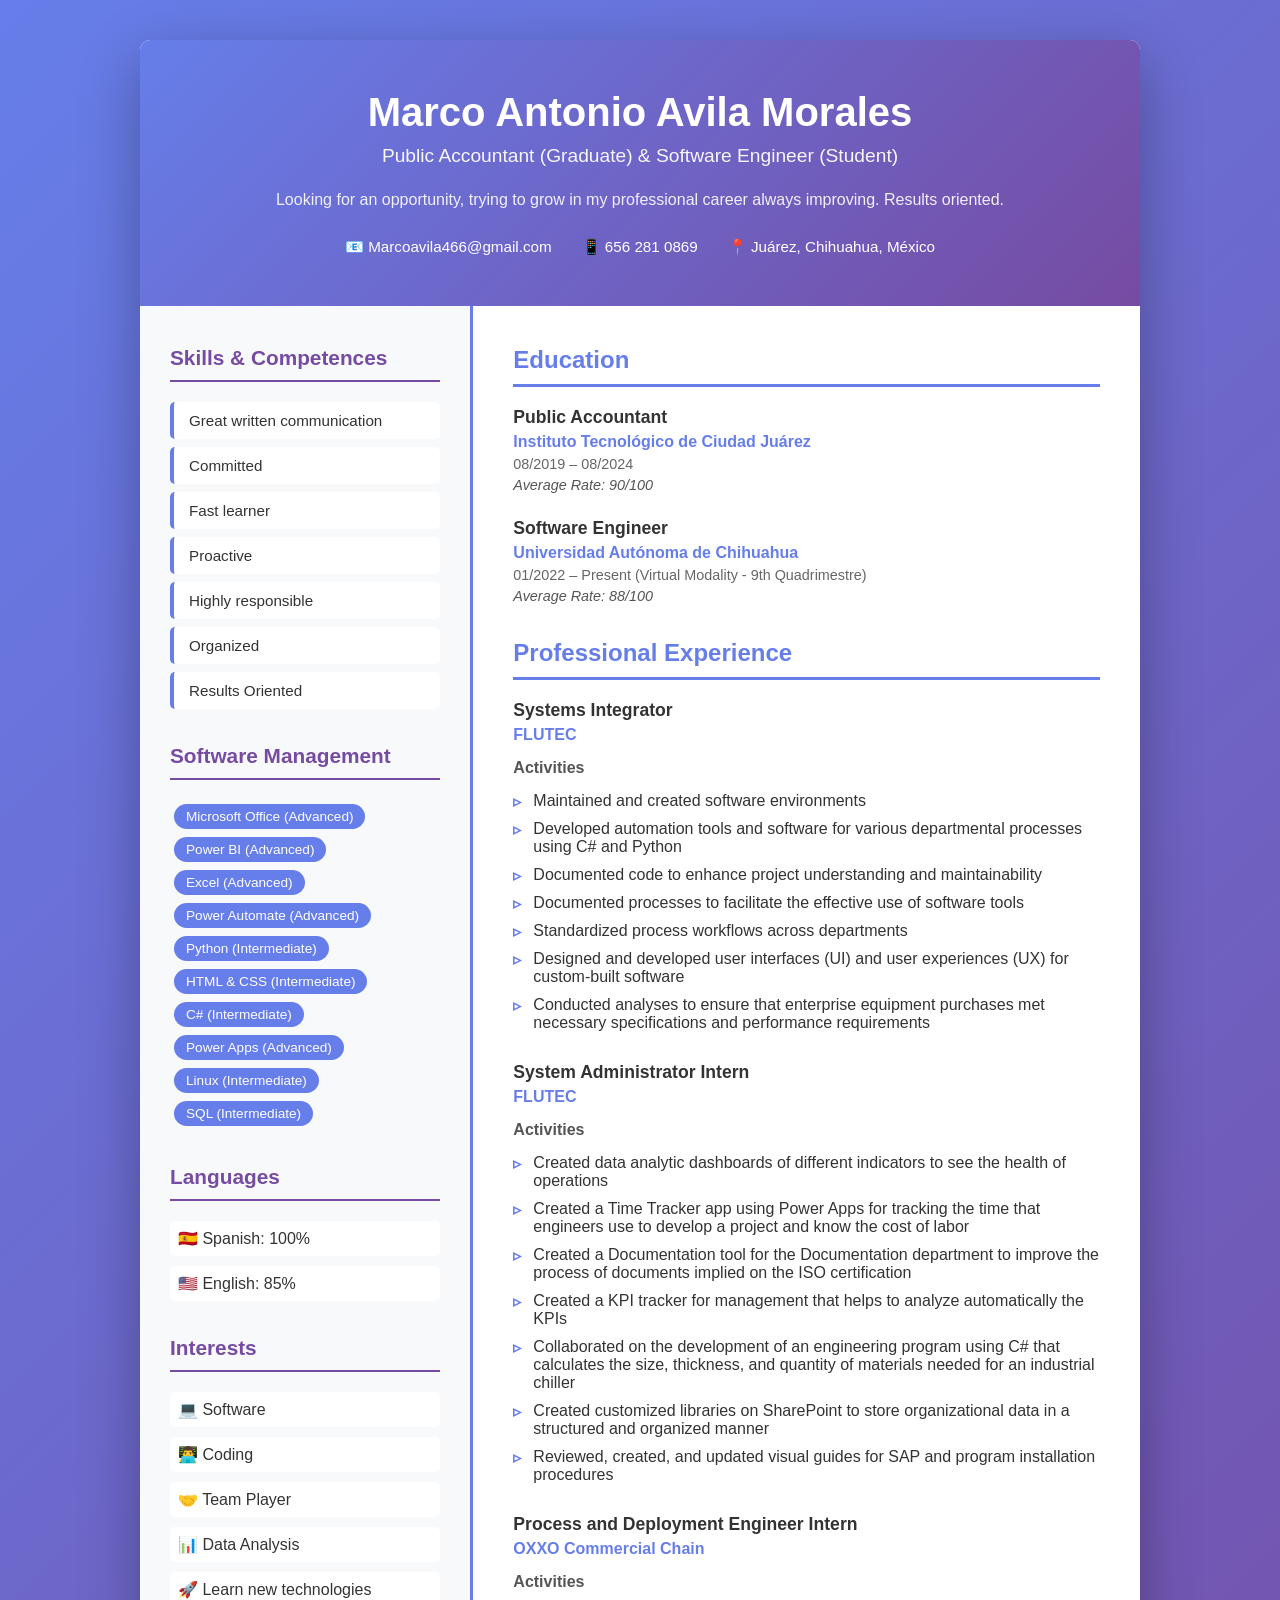
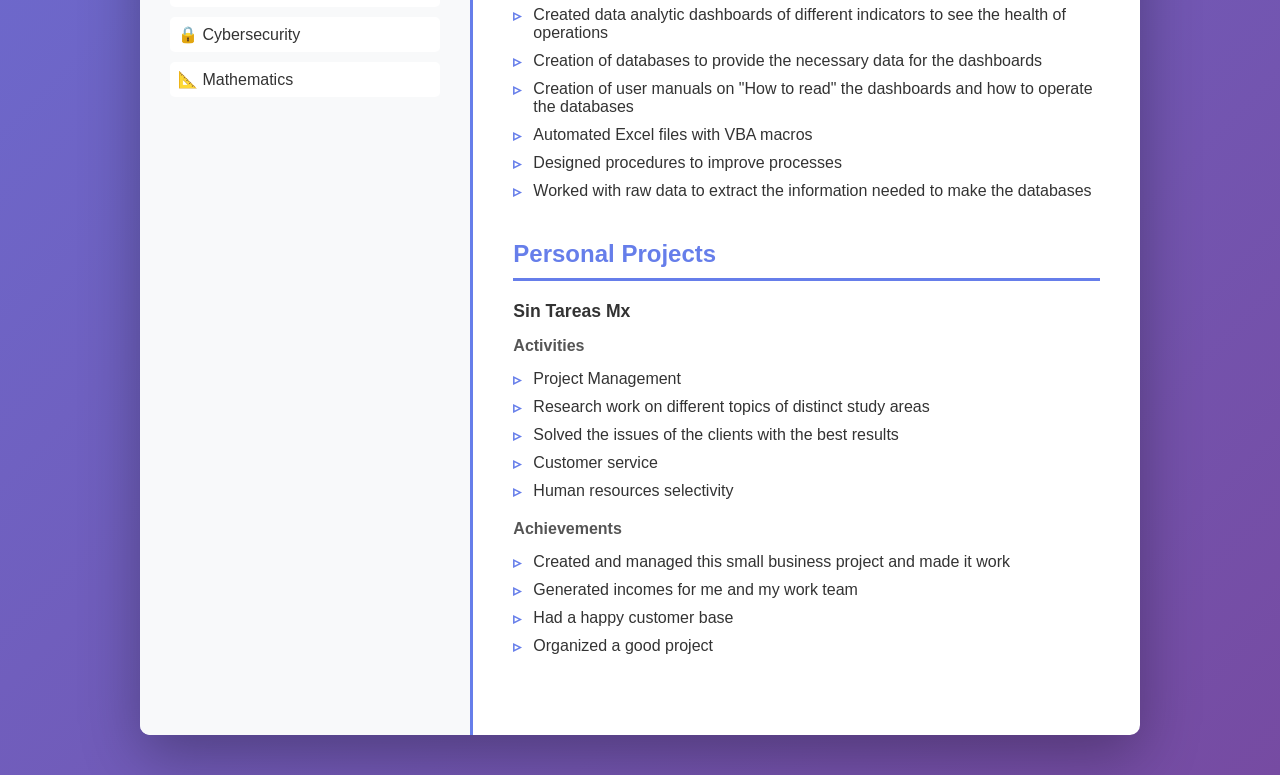
<file: index.html>
<!DOCTYPE html>
<html lang="es">
<head>
    <meta charset="UTF-8">
    <meta name="viewport" content="width=device-width, initial-scale=1.0">
    <title>CV - Marco Antonio Avila Morales</title>
    <link rel="stylesheet" href="style.css">
</head>
<body>
    <div class="container">
        <div class="header">
            <h1>Marco Antonio Avila Morales</h1>
            <div class="subtitle">Public Accountant (Graduate) & Software Engineer (Student)</div>
            <div class="description">
                Looking for an opportunity, trying to grow in my professional career always improving. Results oriented.
            </div>
            <div class="contact-info">
                <div>📧 Marcoavila466@gmail.com</div>
                <div>📱 656 281 0869</div>
                <div>📍 Juárez, Chihuahua, México</div>
            </div>
        </div>

        <div class="main-content">
            <div class="sidebar">
                <div class="section">
                    <h2>Skills & Competences</h2>
                    <div class="skills-grid">
                        <div class="skill-item">Great written communication</div>
                        <div class="skill-item">Committed</div>
                        <div class="skill-item">Fast learner</div>
                        <div class="skill-item">Proactive</div>
                        <div class="skill-item">Highly responsible</div>
                        <div class="skill-item">Organized</div>
                        <div class="skill-item">Results Oriented</div>
                    </div>
                </div>

                <div class="section">
                    <h2>Software Management</h2>
                    <div>
                        <span class="skill-tag">Microsoft Office (Advanced)</span>
                        <span class="skill-tag">Power BI (Advanced)</span>
                        <span class="skill-tag">Excel (Advanced)</span>
                        <span class="skill-tag">Power Automate (Advanced)</span>
                        <span class="skill-tag">Python (Intermediate)</span>
                        <span class="skill-tag">HTML & CSS (Intermediate)</span>
                        <span class="skill-tag">C# (Intermediate)</span>
                        <span class="skill-tag">Power Apps (Advanced)</span>
                        <span class="skill-tag">Linux (Intermediate)</span>
                        <span class="skill-tag">SQL (Intermediate)</span>
                    </div>
                </div>

                <div class="section">
                    <h2>Languages</h2>
                    <div class="languages">
                        <div>🇪🇸 Spanish: 100%</div>
                        <div>🇺🇸 English: 85%</div>
                    </div>
                </div>

                <div class="section">
                    <h2>Interests</h2>
                    <div class="interests">
                        <div>💻 Software</div>
                        <div>👨‍💻 Coding</div>
                        <div>🤝 Team Player</div>
                        <div>📊 Data Analysis</div>
                        <div>🚀 Learn new technologies</div>
                        <div>🔒 Cybersecurity</div>
                        <div>📐 Mathematics</div>
                    </div>
                </div>
            </div>

            <div class="main">
                <div class="section">
                    <h2>Education</h2>
                    <div class="education-item">
                        <h3>Public Accountant</h3>
                        <div class="institution">Instituto Tecnológico de Ciudad Juárez</div>
                        <div class="date">08/2019 – 08/2024</div>
                        <div class="rate">Average Rate: 90/100</div>
                    </div>
                    <div class="education-item">
                        <h3>Software Engineer</h3>
                        <div class="institution">Universidad Autónoma de Chihuahua</div>
                        <div class="date">01/2022 – Present (Virtual Modality - 9th Quadrimestre)</div>
                        <div class="rate">Average Rate: 88/100</div>
                    </div>
                </div>

                <div class="section">
                    <h2>Professional Experience</h2>
                    
                    <div class="experience-item">
                        <h3>Systems Integrator</h3>
                        <div class="company">FLUTEC</div>
                        <div class="activities">
                            <h4>Activities</h4>
                            <ul>
                                <li>Maintained and created software environments</li>
                                <li>Developed automation tools and software for various departmental processes using C# and Python</li>
                                <li>Documented code to enhance project understanding and maintainability</li>
                                <li>Documented processes to facilitate the effective use of software tools</li>
                                <li>Standardized process workflows across departments</li>
                                <li>Designed and developed user interfaces (UI) and user experiences (UX) for custom-built software</li>
                                <li>Conducted analyses to ensure that enterprise equipment purchases met necessary specifications and performance requirements</li>
                            </ul>
                        </div>
                    </div>

                    <div class="experience-item">
                        <h3>System Administrator Intern</h3>
                        <div class="company">FLUTEC</div>
                        <div class="activities">
                            <h4>Activities</h4>
                            <ul>
                                <li>Created data analytic dashboards of different indicators to see the health of operations</li>
                                <li>Created a Time Tracker app using Power Apps for tracking the time that engineers use to develop a project and know the cost of labor</li>
                                <li>Created a Documentation tool for the Documentation department to improve the process of documents implied on the ISO certification</li>
                                <li>Created a KPI tracker for management that helps to analyze automatically the KPIs</li>
                                <li>Collaborated on the development of an engineering program using C# that calculates the size, thickness, and quantity of materials needed for an industrial chiller</li>
                                <li>Created customized libraries on SharePoint to store organizational data in a structured and organized manner</li>
                                <li>Reviewed, created, and updated visual guides for SAP and program installation procedures</li>
                            </ul>
                        </div>
                    </div>

                    <div class="experience-item">
                        <h3>Process and Deployment Engineer Intern</h3>
                        <div class="company">OXXO Commercial Chain</div>
                        <div class="activities">
                            <h4>Activities</h4>
                            <ul>
                                <li>Created data analytic dashboards of different indicators to see the health of operations</li>
                                <li>Creation of databases to provide the necessary data for the dashboards</li>
                                <li>Creation of user manuals on "How to read" the dashboards and how to operate the databases</li>
                                <li>Automated Excel files with VBA macros</li>
                                <li>Designed procedures to improve processes</li>
                                <li>Worked with raw data to extract the information needed to make the databases</li>
                            </ul>
                        </div>
                    </div>
                </div>

                <div class="section">
                    <h2>Personal Projects</h2>
                    <div class="experience-item">
                        <h3>Sin Tareas Mx</h3>
                        <div class="activities">
                            <h4>Activities</h4>
                            <ul>
                                <li>Project Management</li>
                                <li>Research work on different topics of distinct study areas</li>
                                <li>Solved the issues of the clients with the best results</li>
                                <li>Customer service</li>
                                <li>Human resources selectivity</li>
                            </ul>
                        </div>
                        <div class="achievements">
                            <h4>Achievements</h4>
                            <ul>
                                <li>Created and managed this small business project and made it work</li>
                                <li>Generated incomes for me and my work team</li>
                                <li>Had a happy customer base</li>
                                <li>Organized a good project</li>
                            </ul>
                        </div>
                    </div>
                </div>
            </div>
        </div>
    </div>
</body>
</html>
</file>
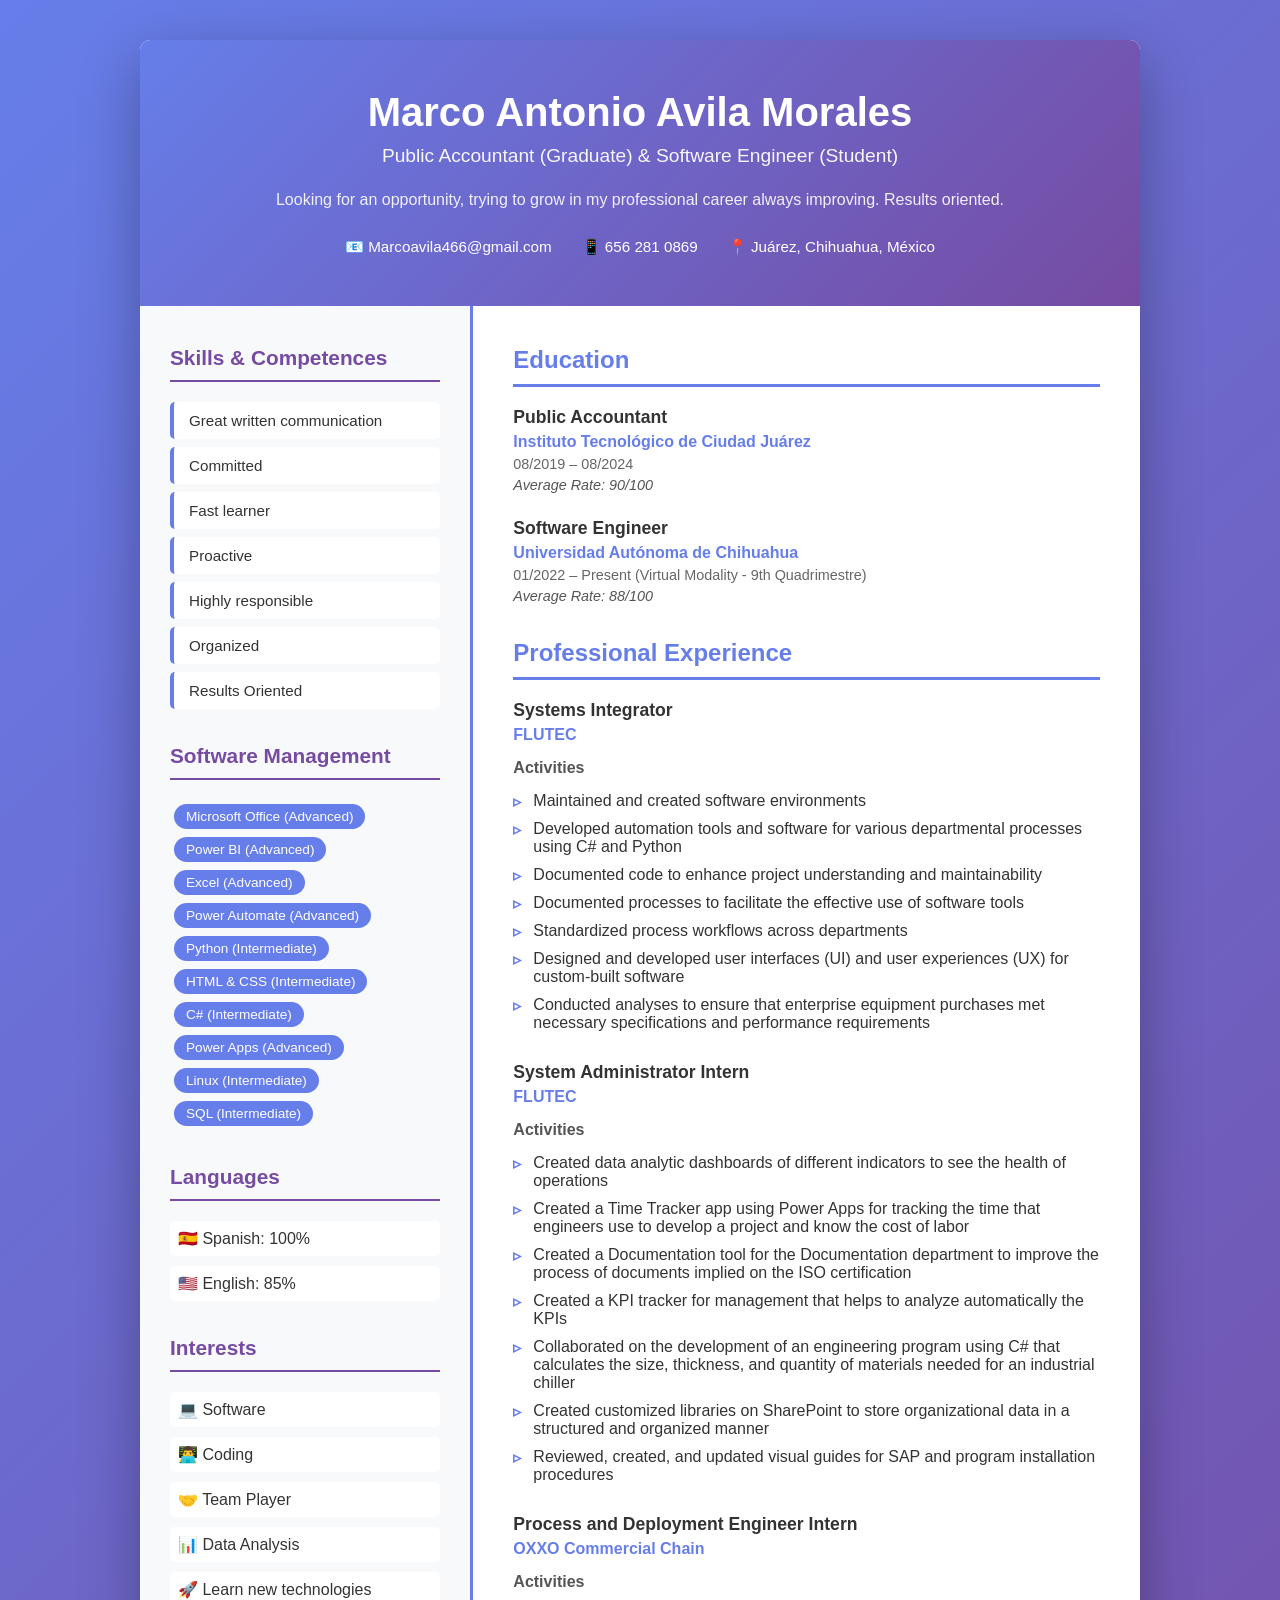
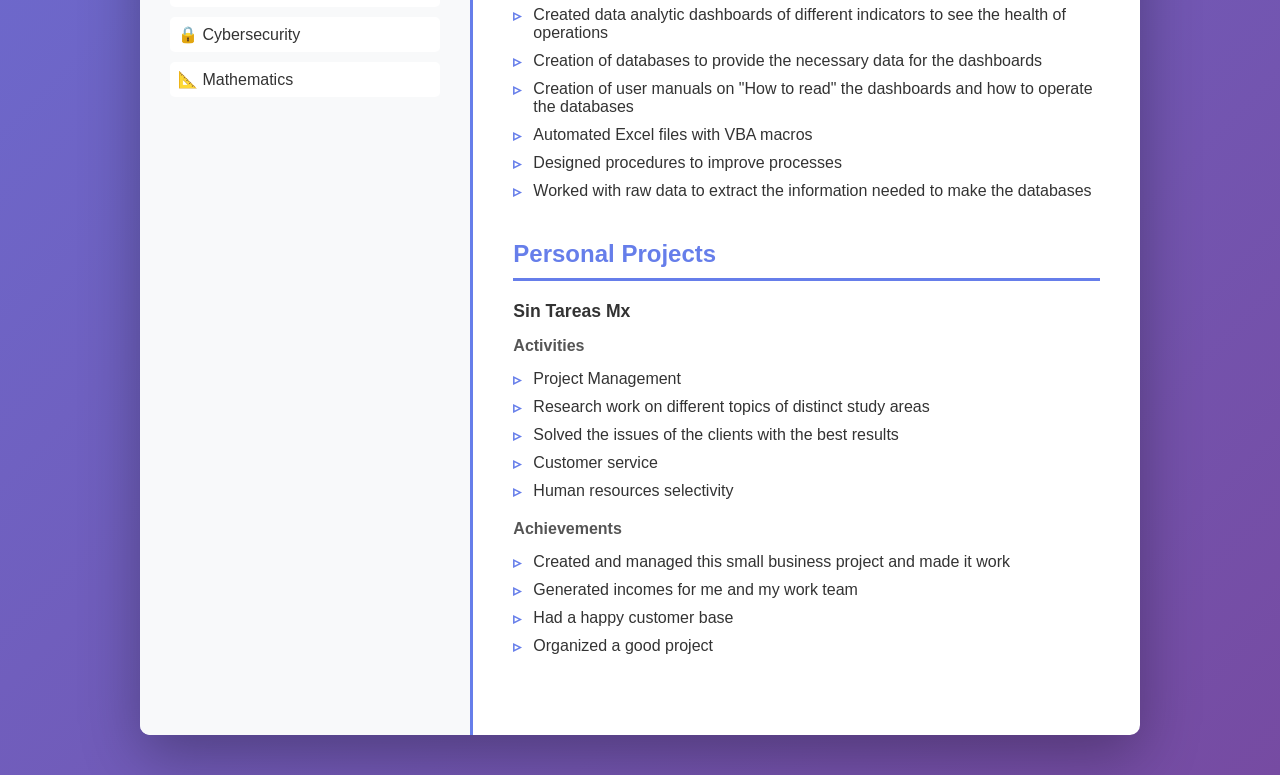
<file: CV.html>
<!DOCTYPE html>
<html lang="es">
<head>
    <meta charset="UTF-8">
    <meta name="viewport" content="width=device-width, initial-scale=1.0">
    <title>CV - Marco Antonio Avila Morales</title>
    <link rel="stylesheet" href="style.css">
</head>
<body>
    <div class="container">
        <div class="header">
            <h1>Marco Antonio Avila Morales</h1>
            <div class="subtitle">Public Accountant (Graduate) & Software Engineer (Student)</div>
            <div class="description">
                Looking for an opportunity, trying to grow in my professional career always improving. Results oriented.
            </div>
            <div class="contact-info">
                <div>📧 Marcoavila466@gmail.com</div>
                <div>📱 656 281 0869</div>
                <div>📍 Juárez, Chihuahua, México</div>
            </div>
        </div>

        <div class="main-content">
            <div class="sidebar">
                <div class="section">
                    <h2>Skills & Competences</h2>
                    <div class="skills-grid">
                        <div class="skill-item">Great written communication</div>
                        <div class="skill-item">Committed</div>
                        <div class="skill-item">Fast learner</div>
                        <div class="skill-item">Proactive</div>
                        <div class="skill-item">Highly responsible</div>
                        <div class="skill-item">Organized</div>
                        <div class="skill-item">Results Oriented</div>
                    </div>
                </div>

                <div class="section">
                    <h2>Software Management</h2>
                    <div>
                        <span class="skill-tag">Microsoft Office (Advanced)</span>
                        <span class="skill-tag">Power BI (Advanced)</span>
                        <span class="skill-tag">Excel (Advanced)</span>
                        <span class="skill-tag">Power Automate (Advanced)</span>
                        <span class="skill-tag">Python (Intermediate)</span>
                        <span class="skill-tag">HTML & CSS (Intermediate)</span>
                        <span class="skill-tag">C# (Intermediate)</span>
                        <span class="skill-tag">Power Apps (Advanced)</span>
                        <span class="skill-tag">Linux (Intermediate)</span>
                        <span class="skill-tag">SQL (Intermediate)</span>
                    </div>
                </div>

                <div class="section">
                    <h2>Languages</h2>
                    <div class="languages">
                        <div>🇪🇸 Spanish: 100%</div>
                        <div>🇺🇸 English: 85%</div>
                    </div>
                </div>

                <div class="section">
                    <h2>Interests</h2>
                    <div class="interests">
                        <div>💻 Software</div>
                        <div>👨‍💻 Coding</div>
                        <div>🤝 Team Player</div>
                        <div>📊 Data Analysis</div>
                        <div>🚀 Learn new technologies</div>
                        <div>🔒 Cybersecurity</div>
                        <div>📐 Mathematics</div>
                    </div>
                </div>
            </div>

            <div class="main">
                <div class="section">
                    <h2>Education</h2>
                    <div class="education-item">
                        <h3>Public Accountant</h3>
                        <div class="institution">Instituto Tecnológico de Ciudad Juárez</div>
                        <div class="date">08/2019 – 08/2024</div>
                        <div class="rate">Average Rate: 90/100</div>
                    </div>
                    <div class="education-item">
                        <h3>Software Engineer</h3>
                        <div class="institution">Universidad Autónoma de Chihuahua</div>
                        <div class="date">01/2022 – Present (Virtual Modality - 9th Quadrimestre)</div>
                        <div class="rate">Average Rate: 88/100</div>
                    </div>
                </div>

                <div class="section">
                    <h2>Professional Experience</h2>
                    
                    <div class="experience-item">
                        <h3>Systems Integrator</h3>
                        <div class="company">FLUTEC</div>
                        <div class="activities">
                            <h4>Activities</h4>
                            <ul>
                                <li>Maintained and created software environments</li>
                                <li>Developed automation tools and software for various departmental processes using C# and Python</li>
                                <li>Documented code to enhance project understanding and maintainability</li>
                                <li>Documented processes to facilitate the effective use of software tools</li>
                                <li>Standardized process workflows across departments</li>
                                <li>Designed and developed user interfaces (UI) and user experiences (UX) for custom-built software</li>
                                <li>Conducted analyses to ensure that enterprise equipment purchases met necessary specifications and performance requirements</li>
                            </ul>
                        </div>
                    </div>

                    <div class="experience-item">
                        <h3>System Administrator Intern</h3>
                        <div class="company">FLUTEC</div>
                        <div class="activities">
                            <h4>Activities</h4>
                            <ul>
                                <li>Created data analytic dashboards of different indicators to see the health of operations</li>
                                <li>Created a Time Tracker app using Power Apps for tracking the time that engineers use to develop a project and know the cost of labor</li>
                                <li>Created a Documentation tool for the Documentation department to improve the process of documents implied on the ISO certification</li>
                                <li>Created a KPI tracker for management that helps to analyze automatically the KPIs</li>
                                <li>Collaborated on the development of an engineering program using C# that calculates the size, thickness, and quantity of materials needed for an industrial chiller</li>
                                <li>Created customized libraries on SharePoint to store organizational data in a structured and organized manner</li>
                                <li>Reviewed, created, and updated visual guides for SAP and program installation procedures</li>
                            </ul>
                        </div>
                    </div>

                    <div class="experience-item">
                        <h3>Process and Deployment Engineer Intern</h3>
                        <div class="company">OXXO Commercial Chain</div>
                        <div class="activities">
                            <h4>Activities</h4>
                            <ul>
                                <li>Created data analytic dashboards of different indicators to see the health of operations</li>
                                <li>Creation of databases to provide the necessary data for the dashboards</li>
                                <li>Creation of user manuals on "How to read" the dashboards and how to operate the databases</li>
                                <li>Automated Excel files with VBA macros</li>
                                <li>Designed procedures to improve processes</li>
                                <li>Worked with raw data to extract the information needed to make the databases</li>
                            </ul>
                        </div>
                    </div>
                </div>

                <div class="section">
                    <h2>Personal Projects</h2>
                    <div class="experience-item">
                        <h3>Sin Tareas Mx</h3>
                        <div class="activities">
                            <h4>Activities</h4>
                            <ul>
                                <li>Project Management</li>
                                <li>Research work on different topics of distinct study areas</li>
                                <li>Solved the issues of the clients with the best results</li>
                                <li>Customer service</li>
                                <li>Human resources selectivity</li>
                            </ul>
                        </div>
                        <div class="achievements">
                            <h4>Achievements</h4>
                            <ul>
                                <li>Created and managed this small business project and made it work</li>
                                <li>Generated incomes for me and my work team</li>
                                <li>Had a happy customer base</li>
                                <li>Organized a good project</li>
                            </ul>
                        </div>
                    </div>
                </div>
            </div>
        </div>
    </div>
</body>
</html>
</file>
<file: style.css>
* {
    margin: 0;
    padding: 0;
    box-sizing: border-box;
}

body {
    font-family: 'Segoe UI', Tahoma, Geneva, Verdana, sans-serif;
    background: linear-gradient(135deg, #667eea 0%, #764ba2 100%);
    padding: 40px 20px;
    color: #333;
}

.container {
    max-width: 1000px;
    margin: 0 auto;
    background: white;
    box-shadow: 0 20px 60px rgba(0,0,0,0.3);
    border-radius: 10px;
    overflow: hidden;
}

.header {
    background: linear-gradient(135deg, #667eea 0%, #764ba2 100%);
    color: white;
    padding: 50px 40px;
    text-align: center;
}

.header h1 {
    font-size: 2.5em;
    margin-bottom: 10px;
    font-weight: 700;
}

.header .subtitle {
    font-size: 1.2em;
    margin-bottom: 20px;
    opacity: 0.95;
}

.header .description {
    font-size: 1em;
    margin-bottom: 25px;
    line-height: 1.6;
    opacity: 0.9;
}

.contact-info {
    display: flex;
    justify-content: center;
    gap: 30px;
    flex-wrap: wrap;
    font-size: 0.95em;
}

.contact-info div {
    display: flex;
    align-items: center;
    gap: 8px;
}

.main-content {
    display: grid;
    grid-template-columns: 1fr 2fr;
    gap: 0;
}

.sidebar {
    background: #f8f9fa;
    padding: 40px 30px;
    border-right: 3px solid #667eea;
}

.main {
    padding: 40px;
}

.section {
    margin-bottom: 35px;
}

.section h2 {
    color: #667eea;
    font-size: 1.5em;
    margin-bottom: 20px;
    padding-bottom: 10px;
    border-bottom: 3px solid #667eea;
}

.sidebar .section h2 {
    font-size: 1.3em;
    color: #764ba2;
    border-bottom: 2px solid #764ba2;
}

.education-item, .experience-item {
    margin-bottom: 25px;
}

.education-item h3, .experience-item h3 {
    color: #333;
    font-size: 1.1em;
    margin-bottom: 5px;
}

.education-item .institution, .experience-item .company {
    color: #667eea;
    font-weight: 600;
    margin-bottom: 5px;
}

.education-item .date, .experience-item .date {
    color: #666;
    font-size: 0.9em;
    margin-bottom: 5px;
}

.education-item .rate {
    color: #555;
    font-size: 0.9em;
    font-style: italic;
}

.skills-grid {
    display: grid;
    gap: 8px;
}

.skill-item {
    background: white;
    padding: 10px 15px;
    border-radius: 5px;
    border-left: 4px solid #667eea;
    font-size: 0.95em;
}

.skill-tag {
    display: inline-block;
    background: #667eea;
    color: white;
    padding: 5px 12px;
    border-radius: 15px;
    margin: 4px;
    font-size: 0.85em;
}

.languages div, .interests div {
    margin-bottom: 10px;
    padding: 8px;
    background: white;
    border-radius: 5px;
}

.activities, .achievements {
    margin-top: 15px;
}

.activities h4, .achievements h4 {
    color: #555;
    font-size: 1em;
    margin-bottom: 10px;
}

.activities ul, .achievements ul {
    list-style: none;
    padding-left: 0;
}

.activities li, .achievements li {
    padding: 5px 0;
    padding-left: 20px;
    position: relative;
}

.activities li:before, .achievements li:before {
    content: "▹";
    position: absolute;
    left: 0;
    color: #667eea;
    font-weight: bold;
}

@media (max-width: 768px) {
    .main-content {
        grid-template-columns: 1fr;
    }

    .sidebar {
        border-right: none;
        border-bottom: 3px solid #667eea;
    }

    .header h1 {
        font-size: 2em;
    }

    .contact-info {
        gap: 15px;
        font-size: 0.85em;
    }

    body {
        padding: 20px 10px;
    }
}
</file>
